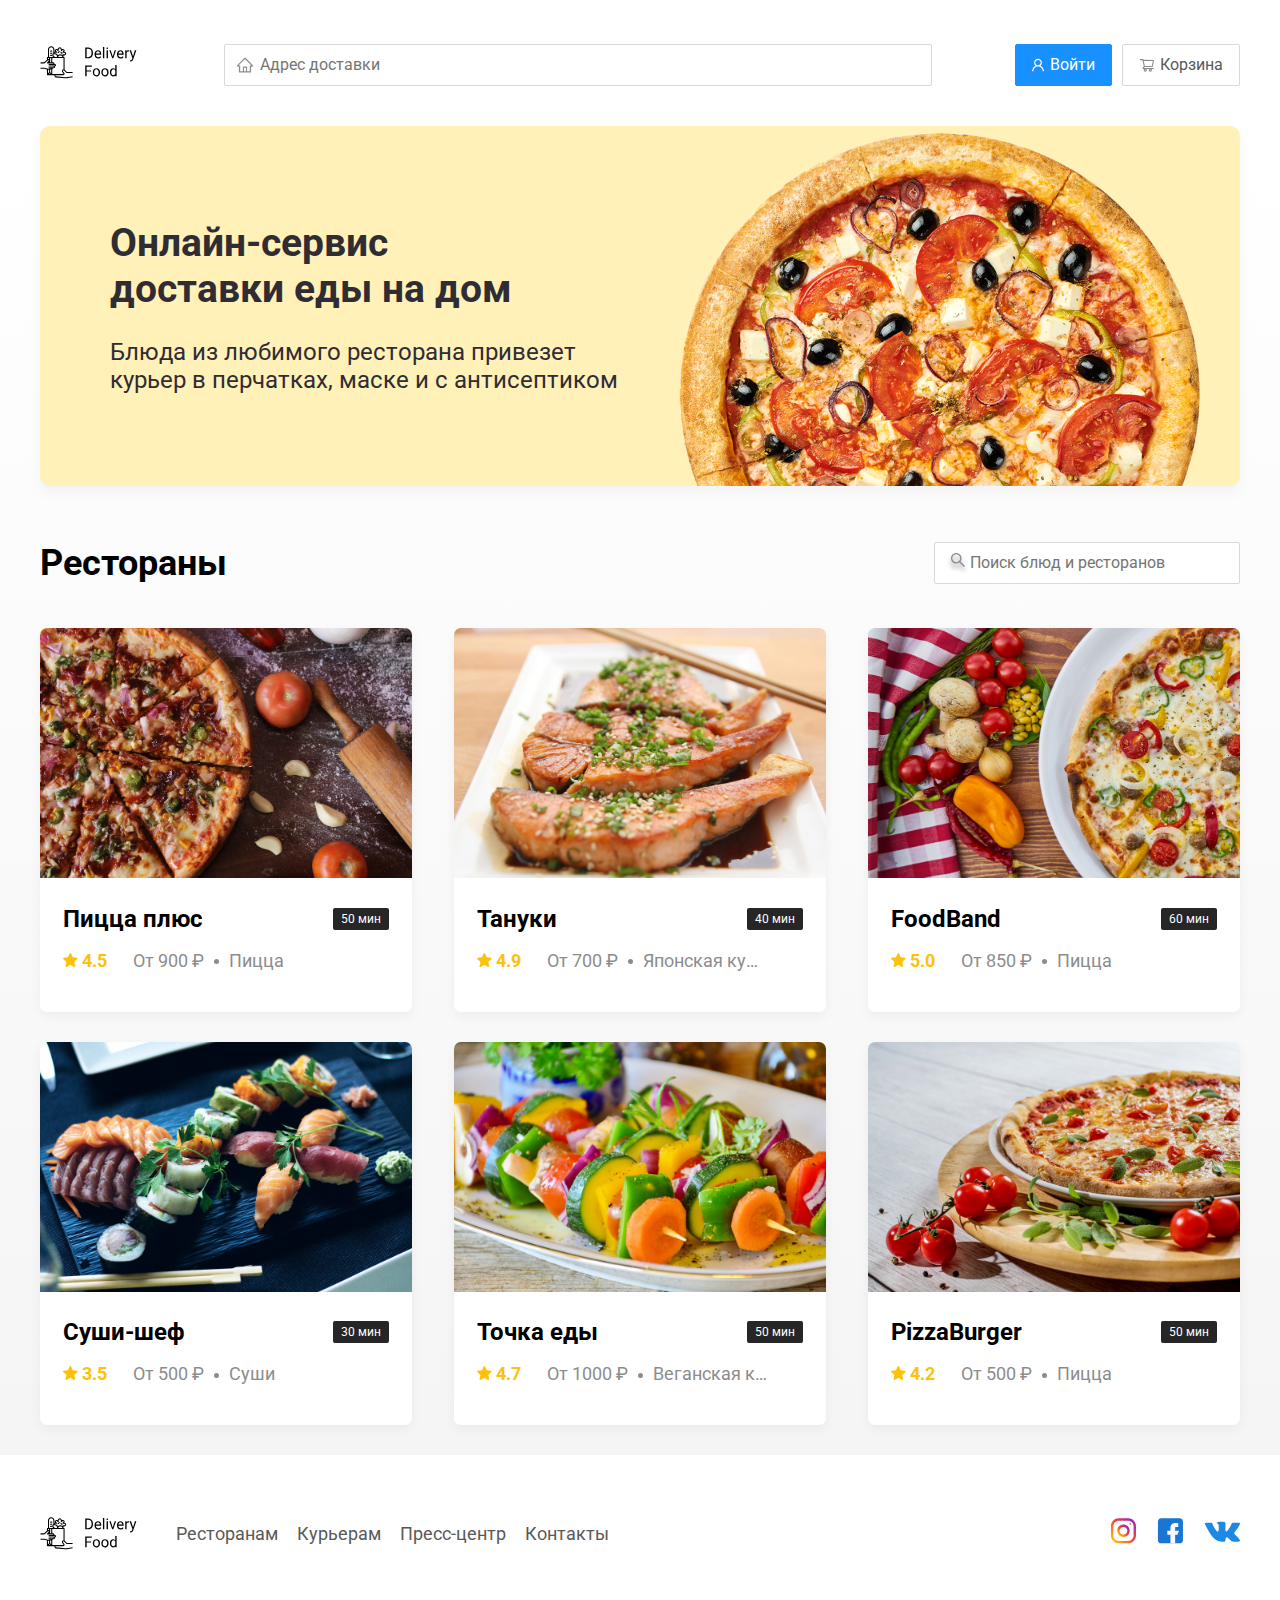
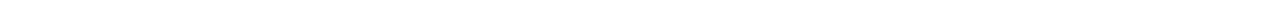
<file: index.html>
<!DOCTYPE html>
<html lang="ru">
<head>
  <meta charset="UTF-8">
  <meta name="viewport" content="width=device-width, initial-scale=1.0">
  <link href="https://fonts.googleapis.com/css?family=Roboto:400,700&display=swap&subset=cyrillic" rel="stylesheet">
  <link rel="stylesheet" href="css/normalize.css">
  <link rel="stylesheet" href="css/style.css">
  <title>Delivery Food - доставка еды на дом</title>
</head>
<body>
  <div class="container">
    <header class="header">
      <a href="index.html"><img src="img/logo.svg" alt="logo" class="logo"></a>
      <input type="text" class="input input-address" placeholder="Адрес доставки">
      <div class="buttons">
        <button class="btn btn-primary">
          <img src="./img/user.svg" alt="user" class="button-icon">
          <span class="button-text">Войти</span>
        </button>
        <button class="btn">
          <img src="./img/cart.svg" alt="cart" class="button-icon">
          <span class="button-text">Корзина</span>
        </button>
      </div>
    </header>
  </div>
  <!-- .container -->

  <main class="main">
    <div class="container">
      <section class="promo">
        <h1 class="promo-title">
          Онлайн-сервис <br> доставки еды на дом
        </h1>
        <!-- /.promo-title -->
        <p class="promo-text">Блюда из любимого ресторана привезет курьер в перчатках, маске и с антисептиком</p>
        <!-- /.promo-text -->
      </section>
      <!-- /.promo -->

      <section class="restraunts">
        <div class="section-heading">
          <h2 class="section-title">Рестораны</h2>
          <!-- /.section-title -->
          <input type="text" class="input input-search" placeholder="Поиск блюд и ресторанов">
        </div>
        <!-- /.section-heading -->
        <div class="cards">
          <a href="#" class="card">
            <img src="./img/image.jpg" alt="image" class="card-image">
            <div class="card-text">
              <div class="card-heading">
                <h3 class="card-title">Пицца плюс</h3>
                <!-- /.card-title -->
                <span class="tag card-tag">50 мин</span>
              </div>
              <!-- /.card-heading -->
              <div class="card-info">
                <div class="raiting">
                  <img src="./img/raiting-icon.svg" alt="raiting-img" class="raiting-img">
                  4.5</div>
                <div class="price">От 900 ₽</div>
                <div class="category">Пицца </div>
              </div>
              <!-- /.card-info -->
            </div>
            <!-- /.card-text -->
          </a>
          <!-- /.card -->
          <a href="#" class="card">
            <img src="./img/image2.jpg" alt="image" class="card-image">
            <div class="card-text">
              <div class="card-heading">
                <h3 class="card-title">Тануки </h3>
                <!-- /.card-title -->
                <span class="tag card-tag">40 мин</span>
              </div>
              <!-- /.card-heading -->
              <div class="card-info">
                <div class="raiting">
                  <img src="./img/raiting-icon.svg" alt="raiting-img" class="raiting-img">
                  4.9</div>
                <div class="price">От 700 ₽</div>
                <div class="category">Японская кухня </div>
              </div>
              <!-- /.card-info -->
            </div>
            <!-- /.card-text -->
          </a>
          <!-- /.card -->
          <a href="#" class="card">
            <img src="./img/image3.jpg" alt="image" class="card-image">
            <div class="card-text">
              <div class="card-heading">
                <h3 class="card-title">FoodBand</h3>
                <!-- /.card-title -->
                <span class="tag card-tag">60 мин</span>
              </div>
              <!-- /.card-heading -->
              <div class="card-info">
                <div class="raiting"><img src="./img/raiting-icon.svg" alt="raiting-img" class="raiting-img">
                  5.0</div>
                <div class="price">От 850 ₽</div>
                <div class="category">Пицца </div>
              </div>
              <!-- /.card-info -->
            </div>
            <!-- /.card-text -->
          </a>
          <!-- /.card -->
          <a href="#" class="card">
            <img src="./img/image4.jpg" alt="image" class="card-image">
            <div class="card-text">
              <div class="card-heading">
                <h3 class="card-title">Суши-шеф</h3>
                <!-- /.card-title -->
                <span class="tag card-tag">30 мин</span>
              </div>
              <!-- /.card-heading -->
              <div class="card-info">
                <div class="raiting">
                  <img src="./img/raiting-icon.svg" alt="raiting-img" class="raiting-img">
                  3.5</div>
                <div class="price">От 500 ₽</div>
                <div class="category">Суши </div>
              </div>
              <!-- /.card-info -->
            </div>
            <!-- /.card-text -->
          </a>
          <!-- /.card -->
          <a href="#" class="card">
            <img src="./img/image5.jpg" alt="image" class="card-image">
            <div class="card-text">
              <div class="card-heading">
                <h3 class="card-title">Точка еды</h3>
                <!-- /.card-title -->
                <span class="tag card-tag">50 мин</span>
              </div>
              <!-- /.card-heading -->
              <div class="card-info">
                <div class="raiting">
                  <img src="./img/raiting-icon.svg" alt="raiting-img" class="raiting-img">
                  4.7</div>
                <div class="price">От 1000 ₽</div>
                <div class="category">Веганская кухня</div>
              </div>
              <!-- /.card-info -->
            </div>
            <!-- /.card-text -->
          </a>
          <!-- /.card -->
          <a href="restraunts.html" class="card">
            <img src="./img/image6.jpg" alt="image" class="card-image">
            <div class="card-text">
              <div class="card-heading">
                <h3 class="card-title">PizzaBurger</h3>
                <!-- /.card-title -->
                <span class="tag card-tag">50 мин</span>
              </div>
              <!-- /.card-heading -->
              <div class="card-info">
                <div class="raiting">
                  <img src="./img/raiting-icon.svg" alt="raiting-img" class="raiting-img">
                  4.2</div>
                <div class="price">От 500 ₽</div>
                <div class="category">Пицца </div>
              </div>
              <!-- /.card-info -->
            </div>
            <!-- /.card-text -->
          </a>
          <!-- /.card -->
        </div>
        <!-- /.cards -->
      </section>
      <!-- /.restraunts -->
    </div>
  </main>
  <!-- main -->

  <footer class="footer">
    <div class="container">
      <div class="footer-block">
        <img src="./img/logo.svg" alt="logo" class="logo">
        <nav class="footer-nav">
          <a href="#" class="footer-link">Ресторанам</a>
          <a href="#" class="footer-link">Курьерам</a>
          <a href="#" class="footer-link">Пресс-центр</a>
          <a href="#" class="footer-link">Контакты</a>
        </nav>
        <div class="social-links">
          <a href="#" class="social-link"><img src="./img/inst_icon.svg" alt="instagram"></a>
          <a href="#" class="social-link"><img src="./img/facebook-icon.svg" alt="facebook"></a>
          <a href="#" class="social-link"><img src="./img/vk-icon.svg" alt="vk"></a>
        </div>
      </div>
    </div>
    <!-- /.container -->
  </footer>
</body>
</html>
</file>
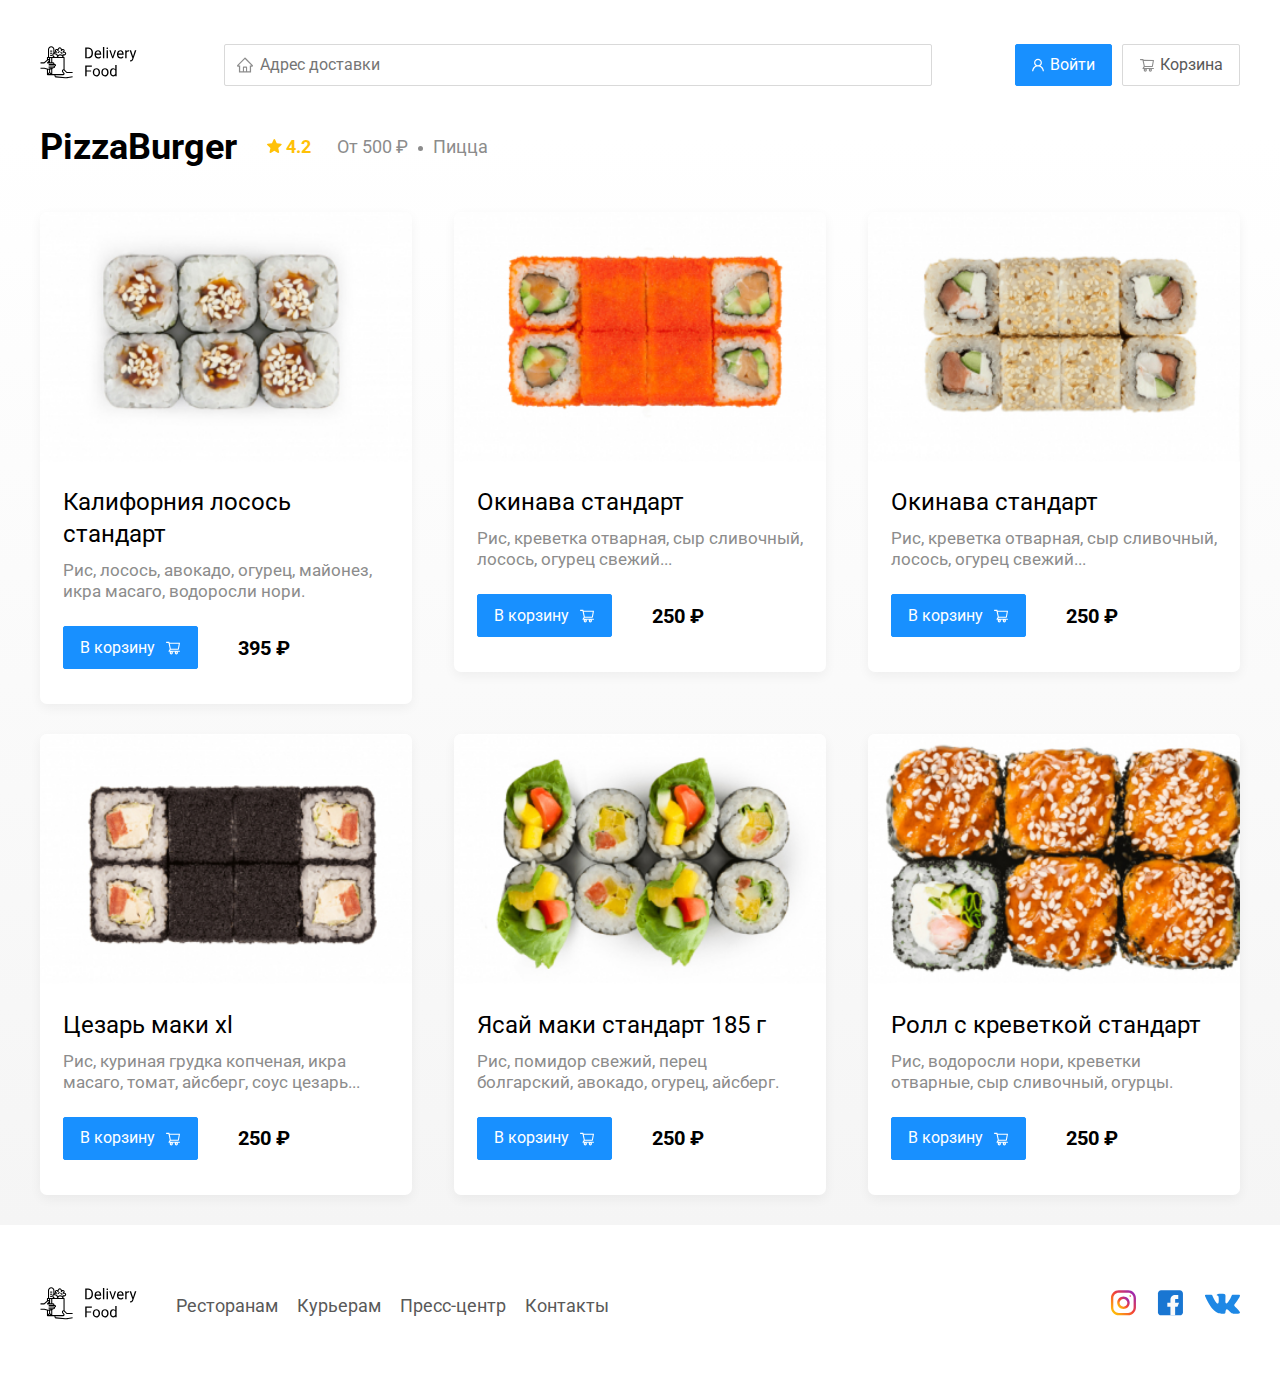
<file: restraunts.html>
<!DOCTYPE html>
<html lang="ru">
<head>
  <meta charset="UTF-8">
  <meta name="viewport" content="width=device-width, initial-scale=1.0">
  <link href="https://fonts.googleapis.com/css?family=Roboto:400,700&display=swap&subset=cyrillic" rel="stylesheet">
  <link rel="stylesheet" href="css/normalize.css">
  <link rel="stylesheet" href="css/animate.css">
  <link rel="stylesheet" href="css/style.css">
  <title>PizzaBurger - доставка еды на дом</title>
</head>
<body>
  <div class="container">
    <header class="header">
      <a href="index.html"><img src="img/logo.svg" alt="logo" class="logo"></a>
      <input type="text" class="input input-address" placeholder="Адрес доставки">
      <div class="buttons">
        <button class="btn btn-primary">
          <img src="./img/user.svg" alt="user" class="button-icon">
          <span class="button-text">Войти</span>
        </button>
        <button class="btn" id="cart-buttons">
          <img src="./img/cart.svg" alt="cart" class="button-icon">
          <span class="button-text">Корзина</span>
        </button>
      </div>
    </header>
  </div>
  <!-- .container -->

  <main class="main">
    <div class="container">
      <section class="restraunts">
        <div class="section-heading">
          <h2 class="section-title">PizzaBurger</h2>
          <!-- /.section-title -->
          <div class="card-info">
            <div class="raiting">
              <img src="./img/raiting-icon.svg" alt="raiting-img" class="raiting-img">
              4.2</div>
            <div class="price">От 500 ₽</div>
            <div class="category">Пицца </div>
          </div>
          <!-- /.card-info -->
        </div>
        <!-- /.section-heading -->
        <div class="cards">
          <div class="card wow fadeInUp" data-wow-delay="0.2s">
            <img src="./img/restraunts/image.jpg" alt="image" class="card-image">
            <div class="card-text">
              <div class="card-heading">
                <h3 class="card-title card-title-reg">Калифорния лосось стандарт</h3>
                <!-- /.card-title -->
              </div>
              <!-- /.card-heading -->
              <div class="card-info">
              <div class="ingredints">Рис, лосось, авокадо, огурец, майонез, икра масаго, водоросли нори. </div>
              </div>
              <!-- /.card-info -->
              <div class="card-button">
                <button class="btn btn-primary">
                  <span class="btn-card-text">В корзину</span>
                  <img src="img/cart-white.svg" alt="cart-white" class="button-card-image">
                </button>
                <strong class="card-price-bold">395 ₽</strong>
              </div>
            </div>
            <!-- /.card-text -->
          </div>
          <!-- /.card -->
          <div class="card wow fadeInUp" data-wow-delay="0.4s">
            <img src="./img/restraunts/image2.jpg" alt="image" class="card-image">
            <div class="card-text">
              <div class="card-heading">
                <h3 class="card-title card-title-reg">Окинава стандарт</h3>
                <!-- /.card-title -->
              </div>
              <!-- /.card-heading -->
              <div class="card-info">
                <div class="ingredints"> Рис, креветка отварная, сыр сливочный, лосось, огурец свежий...</div>
                </div>
                <!-- /.card-info -->
                <div class="card-button">
                  <button class="btn btn-primary button-primary">
                    <span class="btn-card-text">В корзину</span>
                    <img src="img/cart-white.svg" alt="cart-white" class="button-card-image">
                  </button>
                  <strong class="card-price-bold">250 ₽</strong>
                </div>
              <!-- /.card-info -->
            </div>
            <!-- /.card-text -->
          </div>
          <!-- /.card -->
          <div class="card wow fadeInUp" data-wow-delay="0.6s">
            <img src="./img/restraunts/image3.jpg" alt="image" class="card-image">
            <div class="card-text">
              <div class="card-heading">
                <h3 class="card-title card-title-reg">Окинава стандарт</h3>
                <!-- /.card-title -->
              </div>
              <!-- /.card-heading -->
              <div class="card-info">
                <div class="ingredints"> Рис, креветка отварная, сыр сливочный, лосось, огурец свежий...</div>
                </div>
                <!-- /.card-info -->
                <div class="card-button">
                  <button class="btn btn-primary">
                    <span class="btn-card-text">В корзину</span>
                    <img src="img/cart-white.svg" alt="cart-white" class="button-card-image">
                  </button>
                  <strong class="card-price-bold">250 ₽</strong>
                </div>
              <!-- /.card-info -->
            </div>
            <!-- /.card-text -->
          </div>
          <!-- /.card -->
          <div class="card wow fadeInUp" data-wow-delay="0.2s">
            <img src="./img/restraunts/image4.jpg" alt="image" class="card-image">
            <div class="card-text">
              <div class="card-heading">
                <h3 class="card-title card-title-reg">Цезарь маки хl</h3>
                <!-- /.card-title -->
              </div>
              <!-- /.card-heading -->
              <div class="card-info">
                <div class="ingredints">Рис, куриная грудка копченая, икра масаго, томат, айсберг, соус цезарь...</div>
                </div>
                <!-- /.card-info -->
                <div class="card-button">
                  <button class="btn btn-primary">
                    <span class="btn-card-text">В корзину</span>
                    <img src="img/cart-white.svg" alt="cart-white" class="button-card-image">
                  </button>
                  <strong class="card-price-bold">250 ₽</strong>
                </div>
              <!-- /.card-info -->
            </div>
            <!-- /.card-text -->
          </div>
          <!-- /.card -->
          <div class="card wow fadeInUp" data-wow-delay="0.4s">
            <img src="./img/restraunts/image5.jpg" alt="image" class="card-image">
            <div class="card-text">
              <div class="card-heading">
                <h3 class="card-title card-title-reg">Ясай маки стандарт 185 г</h3>
                <!-- /.card-title -->
              </div>
              <!-- /.card-heading -->
              <div class="card-info">
                <div class="ingredints">Рис, помидор свежий, перец болгарский, авокадо, огурец, айсберг.</div>
                </div>
                <!-- /.card-info -->
                <div class="card-button">
                  <button class="btn btn-primary">
                    <span class="btn-card-text">В корзину</span>
                    <img src="img/cart-white.svg" alt="cart-white" class="button-card-image">
                  </button>
                  <strong class="card-price-bold">250 ₽</strong>
                </div>
              <!-- /.card-info -->
            </div>
            <!-- /.card-text -->
          </div>
          <!-- /.card -->
          <div class="card wow fadeInUp" data-wow-delay="0.6s">
            <img src="./img/restraunts/image6.jpg" alt="image" class="card-image">
            <div class="card-text">
              <div class="card-heading">
                <h3 class="card-title card-title-reg">Ролл с креветкой стандарт</h3>
                <!-- /.card-title -->
              </div>
              <!-- /.card-heading -->
              <div class="card-info">
                <div class="ingredints">Рис, водоросли нори, креветки отварные, сыр сливочный, огурцы.</div>
                </div>
                <!-- /.card-info -->
                <div class="card-button">
                  <button class="btn btn-primary">
                    <span class="btn-card-text">В корзину</span>
                    <img src="img/cart-white.svg" alt="cart-white" class="button-card-image">
                  </button>
                  <strong class="card-price-bold">250 ₽</strong>
                </div>
              <!-- /.card-info -->
            </div>
            <!-- /.card-text -->
          </div>
          <!-- /.card -->
        </div>
        <!-- /.cards -->
      </section>
      <!-- /.restraunts -->
    </div>
  </main>
  <!-- main -->

  <footer class="footer">
    <div class="container">
      <div class="footer-block">
        <a href="index.html"><img src="img/logo.svg" alt="logo" class="logo"></a>
        <nav class="footer-nav">
          <a href="#" class="footer-link">Ресторанам</a>
          <a href="#" class="footer-link">Курьерам</a>
          <a href="#" class="footer-link">Пресс-центр</a>
          <a href="#" class="footer-link">Контакты</a>
        </nav>
        <div class="social-links">
          <a href="#" class="social-link"><img src="./img/inst_icon.svg" alt="instagram"></a>
          <a href="#" class="social-link"><img src="./img/facebook-icon.svg" alt="facebook"></a>
          <a href="#" class="social-link"><img src="./img/vk-icon.svg" alt="vkontakte"></a>
        </div>
      </div>
      <!-- ./footer-block -->
    </div>
    <!-- /.container -->
  </footer>

  <div class="modal"> 
    <div class="modal-dialog">
    <div class="modal-header">
      <h3 class="modal-title">Корзина</h3>
      <button class="close">&times;</button>
    </div>
    <div class="modal-body">
      <div class="foods-row">
        <span class="foods-name">Калифорния лосось стандарт</span> <!-- заполнить названия блюд  -->
        <strong class="foods-price">250 ₽</strong> <!-- добавить цену -->
        <div class="foods-counter">
          <button class="counter-button">-</button>
          <span class="counter">1</span>
          <button class="counter-button">+</button>
        </div>
      </div>
        <!-- ./foods-row -->
      <div class="foods-row">
        <span class="foods-name">Окинава стандарт</span> <!-- заполнить названия блюд  -->
        <strong class="foods-price">250 ₽</strong> <!-- добавить цену -->
        <div class="foods-counter">
          <button class="counter-button">-</button>
          <span class="counter">1</span>
          <button class="counter-button">+</button>
        </div>
      </div>
      <!-- ./foos-row -->
      <div class="foods-row">
        <span class="foods-name">Окинава стандарт</span> <!-- заполнить названия блюд  -->
        <strong class="foods-price">250 ₽</strong> <!-- добавить цену -->
        <div class="foods-counter">
          <button class="counter-button">-</button>
          <span class="counter">1</span>
          <button class="counter-button">+</button>
        </div>
      </div>
      <!-- ./foods-row -->
      <div class="foods-row">
        <span class="foods-name">Окинава стандарт</span> <!-- заполнить названия блюд  -->
        <strong class="foods-price">250 ₽</strong> <!-- добавить цену -->
        <div class="foods-counter">
          <button class="counter-button">-</button>
          <span class="counter">1</span>
          <button class="counter-button">+</button>
        </div>
      </div>
      <!-- ./foods-row -->
      <div class="foods-row">
        <span class="foods-name">Ролл с креветкой стандарт</span> <!-- заполнить названия блюд  -->
        <strong class="foods-price">250 ₽</strong> <!-- добавить цену -->
        <div class="foods-counter">
          <button class="counter-button">-</button>
          <span class="counter">1</span>
          <button class="counter-button">+</button>
        </div>
      </div>
    </div>
    <div class="modal-footer">
      <span class="modal-pricetag">1250 ₽</span>
      <div class="footer-buttons">
        <button class="btn btn-primary">Оформить заказ</button>
        <button class="btn btn-primary">Отмена</button></div>
    </div>
    </div>
  </div>

  <script src="js/wow.min.js"></script>
  <script src="js/main.js"></script>
</body>
</html>
</file>
<file: css/style.css>
* {
  box-sizing: border-box;
}

body {
  font-family: 'Roboto', sans-serif;
  padding-top: 44px;
}

.container {
  max-width: 1200px;
  margin: auto;
}

.header {
  display: flex;
  align-items: center;
  justify-content: space-between;
  margin-bottom: 40px;
}

.input {
  background: #FFFFFF;
  border: 1px solid #D9D9D9;
  border-radius: 2px;
  font-size: 16px;
  line-height: 24px;
  padding: 8px;
  padding-left: 35px;
  background-repeat: no-repeat;
  background-position: left 11px center;
}

.input-address {
  flex: 0.8;
  background-image: url('../img/home.svg');
}

.input-search {
  width: 306px;
  background-image: url('../img/search.svg');
  margin-left: auto;
}

.buttons {
  display: flex;
  align-items: center;
}

.btn {
  display: flex;
  align-items: center;
  padding: 8px 16px;
  background: #FFFFFF;
  border: 1px solid #D9D9D9;
  box-sizing: border-box;
  box-shadow: 0px 0px 2px rgba(0, 0, 0, 0.0015);
  border-radius: 2px;
  color: #595959;
  font-size: 16px;
  line-height: 24px;
}

.btn-primary {
  background: #1890FF;
  border: 1px solid #1890FF;
  color: #FFFFFF;
  margin-right: 10px;
}

.button-icon {
  margin-right: 6px;
}

.btn-card-text {
  margin-right: 10px;
}

.promo {
  box-shadow: 0px 7px 12px rgba(158, 158, 163, 0.1);
  background: #FFF1B8 url('../img/promo-image.png') no-repeat top 0px right -100px / 800px;
  border-radius: 10px;
  padding: 68px 70px;
  margin-bottom: 56px;
}

.promo-title {
  font-style: normal;
  font-weight: bold;
  font-size: 39px;
  line-height: 46px;
  color: #302C34;
}

.promo-text {
  max-width: 538px;
  font-style: normal;
  font-weight: normal;
  font-size: 24px;
  line-height: 28px;
  color: #302C34;
}

.main {
  background: linear-gradient(180deg, rgba(245, 245, 245, 0) 1.04%, #F5F5F5 100%);
}

.section-heading {
  display: flex;
  align-items: center;
  margin-bottom: 44px;
}

.section-title {
  font-weight: bold;
  font-size: 36px;
  line-height: 42px;
  color: #000000;
  margin: 0;
  margin-right: 30px;
}

.cards {
  display: flex;
  align-items: flex-start;
  justify-content: space-between;
  flex-wrap: wrap;
}

.card {
  background: #FFFFFF;
  box-shadow: 0px 4px 12px rgba(0, 0, 0, 0.05);
  border-radius: 7px;
  overflow: hidden;
  margin-bottom: 30px;
  flex-basis: 31%;
  text-decoration: none;
}

.card-image {
  width: 384px;
  height: 250px;
  object-fit: cover;
}

.card-text {
  padding: 20px 23px 35px 23px;
}

.card-heading {
  display: flex;
  align-items: center;
  justify-content: space-between;
  margin-bottom: 10px;
}

.card-title {
  margin: 0;
  font-style: normal;
  font-weight: bold;
  font-size: 24px;
  line-height: 32px;
  color: #000000;
}

.card-title-reg {
  font-weight: 400;
  font-size: 24px;
}

.card-tag {
  background: #262626;
  border-radius: 2px;
  font-style: normal;
  font-weight: normal;
  font-size: 12px;
  line-height: 20px;
  color: #FFFFFF;
  padding: 1px 8px;
}

.card-info {
  display: flex;
  align-items: center;
  flex-wrap: wrap;
}

.card-button {
  display: flex;
  align-items: center;
  margin-top: 24px;
}

.card-price-bold {
  font-weight: bold;
  font-size: 20px;
  line-height: 32px;
  margin-left: 30px;
}

.raiting {
  margin-right: 26px;
  color: #FFC107;
  font-weight: bold;
  font-size: 18px;
  line-height: 32px;
}

.price, 
.category {
  font-size: 18px;
  line-height: 32px;
  color: #8C8C8C;
}

.price {
  margin-right: 10px;
}

.ingredints {
  font-size: 17px;
  line-height: 21px;
  color: #8C8C8C;
}

.category {
  text-overflow: ellipsis;
  overflow: hidden;
  white-space: nowrap;
  max-width: 120px;
}

.price::after {
  content: '';
  width: 5px;
  height: 5px;
  background-color: #8C8C8C;
  display: inline-block;
  vertical-align: middle;
  border-radius: 50%;
  margin-left: 10px;
}

.footer {
  padding: 60px 0;
}

.footer-block {
  display: flex;
  align-items: center;
  justify-content: space-between;
}

.footer-nav {
  margin-left: 35px;
  margin-right: auto;
}

.footer-link {
  display: inline-block;
  font-size: 18px;
  line-height: 21px;
  color: #595959;
  text-decoration: none;
}

.footer-link:not(:last-child) {
  margin-right: 15px;
}

.social-links {
  display: flex;
  align-items: center;
}

.social-link:not(:last-child) {
  margin-right: 21px;
}

.modal {
  display: none;
  position: fixed;
  left: 0;
  top: 0;
  width: 100%;
  height: 100%;
  background: rgba(0, 0, 0, 0.4);
}

.is-open {
  display: flex;
}

.modal-dialog {
  max-width: 700px;
  width: 95%;
  min-height: 500px;
  background: #ffffff;
  border-radius: 5px;
  margin: auto;
  padding: 40px 45px;
}

.modal-header {
  display: flex;
  align-items: center;
  justify-content: space-between;
  margin-bottom: 45px;
}

.modal-title {
  margin: 0;
  font-weight: bold;
  font-size: 24px;
  line-height: 42px;
}

.close {
  font-size: 36px;
  border: none;
  background-color: transparent;
}

.modal-body {
  margin-bottom: 52px;
}

.foods-row {
  display: flex;
  align-items: flex-start;
  justify-content: space-between;
  padding-bottom: 8px;
  border-bottom: 1px solid #d9d9d9;
  margin-bottom: 15px;
}

.foods-name {
  font-weight: normal;
  font-size: 18px;
  line-height: 32px;
}

.foods-price {
  margin-left: auto;
  margin-right: 47px;
  font-weight: bold;
  font-size: 20px;
  line-height: 32px;
}

.foods-counter {
  display: flex;
  align-items: center;
}

.counter-button {
  display: flex;
  align-items: center;
  justify-content: center;
  background: #fff;
  border: 1px solid #40a9ff;
  box-sizing: border-box;
  border-radius: 2px;
  width: 39px;
  height: 32px;
  font-weight: normal;
  font-size: 14px;
  line-height: 22px;
  color: #40a9ff;
}

.counter {
  font-size: 16px;
  line-height: 24px;
  margin-right: 10px;
  margin-left: 10px;
}

.modal-footer {
  display: flex;
  align-items: center;
  justify-content: space-between;
}

.footer-buttons {
  display: flex;
  align-items: center;
}

.modal-pricetag {
  background: #262626;
  border-radius: 5px;
  color: #fff;
  padding: 15px 20px;
  font-size: 20px;
  line-height: 23px;
}

@media (max-width: 1200px) {
  .container {
    max-width: 998px;
  }

  .promo {
    background-position: center right -300px;
    background-size: 750px;
  }

  .raiting {
    margin-right: 15px;
  }

  .category, 
  .price {
    font-size: 14px;
  }
}

@media (max-width: 992px) {
  .container {
    max-width: 750px;
  }

  .promo {
    padding: 50px;
    background-size: 500px;
    background-position: center right -200px;
  }

  .promo-text {
    font-size: 16px;
    max-width: 480px;
  }

  .card {
    flex-basis: 49%;
  }

  .footer-link {
    font-size: 16px;
  }
}

@media (max-width: 768px) {
  .container {
    max-width: 560px;
  }

  .card-info {
    flex-wrap: wrap;
  }

  .card .raiting {
    flex-basis: 100%;
  }

  .card-title {
    font-size: 18px;
  }

  .promo {
    background-size: 400px;
    background-position: bottom 50px right -200px;
  }

  .promo-title {
    font-size: 24px;
    line-height: 1.4;
  }
  
  .promo-text {
    margin-top: 0;
  }
}

@media (max-width: 578px) {
  .container {
    width: 90%;
  }

  .header {
    flex-wrap: wrap;
  }

  .input-address {
    margin-top: 15px;
    order: 5;
    flex: 1;
  }

  .promo {
    background-image: none;
  }

  .promo-title {
    margin-bottom: 10px;
  }

  .section-title {
    font-size: 20px;
  }

  .card {
    flex-basis: 100%;
  }

  .card-image {
    width: 100%;
  }


  .footer {
    padding: 30px 0;
  }

  .footer-block {
    align-items: flex-start;
  }

  .footer-nav {
    margin-left: 0;
    margin-right: 0;
    display: flex;
    flex-direction: column;
    order: 0;
  }

  .footer-logo {
    margin-right: 15px;
    order: 1;
  }

  .social-links {
    order: 2;
  }
  
}

@media (max-width: 480px) {
  .button-text {
    display: none;
  }

  .button-icon {
    margin: 0;
  }

  .button {
    min-height: 40px;
  }

  .promo {
    padding: 20px;
  }

  .section-heading {
    flex-wrap: wrap;
  }

  .footer-block {
    flex-wrap: wrap;
    flex-direction: column;
  }

  .footer-logo {
    order: 0;
  }

  .footer-nav {
    margin-bottom: 20px;
  }

  .footer-link:not(:last-child) {
    margin-right: 0;
  }
}
</file>
